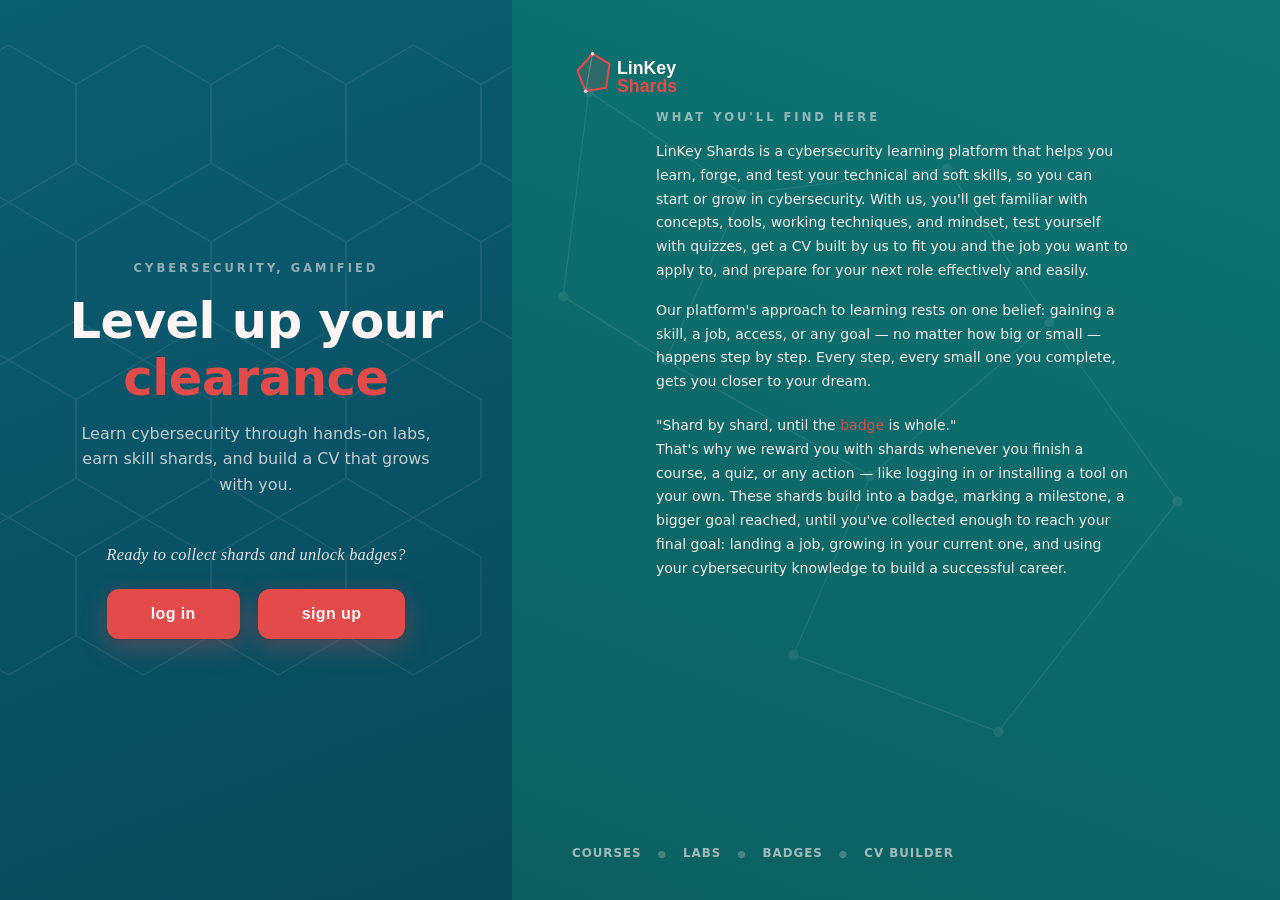
<file: frontend/index.html>
<!DOCTYPE html>
<html lang="en">
<head>
<meta charset="UTF-8">
<title>LinKey Shards</title>
<link rel="stylesheet" href="style.css">
</head>
<body>

  <div class="panel left" id="left">
    <div class="pattern">
      <svg viewBox="0 0 600 800" preserveAspectRatio="xMidYMid slice">
        <!-- hexagon / shard lattice -->
        <g fill="none" stroke="#FFF5F5" stroke-width="1.2">
          <polygon points="80,40 140,75 140,145 80,180 20,145 20,75"/>
          <polygon points="200,40 260,75 260,145 200,180 140,145 140,75"/>
          <polygon points="80,180 140,215 140,285 80,320 20,285 20,215"/>
          <polygon points="200,180 260,215 260,285 200,320 140,285 140,215"/>
          <polygon points="320,40 380,75 380,145 320,180 260,145 260,75"/>
          <polygon points="320,180 380,215 380,285 320,320 260,285 260,215"/>
          <polygon points="80,320 140,355 140,425 80,460 20,425 20,355"/>
          <polygon points="200,320 260,355 260,425 200,460 140,425 140,355"/>
          <polygon points="320,320 380,355 380,425 320,460 260,425 260,355"/>
          <polygon points="440,40 500,75 500,145 440,180 380,145 380,75"/>
          <polygon points="440,180 500,215 500,285 440,320 380,285 380,215"/>
          <polygon points="440,320 500,355 500,425 440,460 380,425 380,355"/>
          <polygon points="560,40 620,75 620,145 560,180 500,145 500,75"/>
          <polygon points="560,180 620,215 620,285 560,320 500,285 500,215"/>
          <polygon points="80,460 140,495 140,565 80,600 20,565 20,495"/>
          <polygon points="200,460 260,495 260,565 200,600 140,565 140,495"/>
          <polygon points="320,460 380,495 380,565 320,600 260,565 260,495"/>
          <polygon points="440,460 500,495 500,565 440,600 380,565 380,495"/>
        </g>
      </svg>
    </div>

    <div class="left-content">
      <div class="eyebrow">Cybersecurity, gamified</div>
      <div class="tagline">Level up your <span class="accent-word">clearance</span></div>
      <div class="sub">Learn cybersecurity through hands-on labs, earn skill shards, and build a CV that grows with you.</div>
      <div class="cta-line">Ready to collect shards and unlock badges?</div>
      <div class="btn-row">
        <button id="btn-login">log in</button>
        <button id="btn-signup">sign up</button>
      </div>
    </div>

  </div>

  <div class="panel right">
    <div class="pattern">
      <svg viewBox="0 0 600 800" preserveAspectRatio="xMidYMid slice">
        <g fill="none" stroke="#FFF5F5" stroke-width="1">
          <!-- network node lines, sparse -->
          <line x1="60" y1="120" x2="180" y2="200"/>
          <line x1="180" y1="200" x2="120" y2="330"/>
          <line x1="180" y1="200" x2="340" y2="180"/>
          <line x1="340" y1="180" x2="420" y2="300"/>
          <line x1="120" y1="330" x2="280" y2="420"/>
          <line x1="280" y1="420" x2="420" y2="300"/>
          <line x1="280" y1="420" x2="220" y2="560"/>
          <line x1="220" y1="560" x2="380" y2="620"/>
          <line x1="420" y1="300" x2="520" y2="440"/>
          <line x1="520" y1="440" x2="380" y2="620"/>
          <line x1="60" y1="120" x2="40" y2="280"/>
          <line x1="40" y1="280" x2="120" y2="330"/>
        </g>
        <g fill="#FFF5F5">
          <circle cx="60" cy="120" r="4"/>
          <circle cx="180" cy="200" r="4"/>
          <circle cx="120" cy="330" r="4"/>
          <circle cx="340" cy="180" r="4"/>
          <circle cx="420" cy="300" r="4"/>
          <circle cx="280" cy="420" r="4"/>
          <circle cx="220" cy="560" r="4"/>
          <circle cx="380" cy="620" r="4"/>
          <circle cx="520" cy="440" r="4"/>
          <circle cx="40" cy="280" r="4"/>
        </g>
      </svg>
    </div>

    <div class="logo-slot">
      <svg width="150" height="82" viewBox="0 0 220 120">
        <polygon points="30,20 55,35 50,70 20,75 8,45" fill="none" stroke="#E24B4A" stroke-width="3" stroke-linejoin="round"/>
        <polygon points="30,20 55,35 50,70 20,75 8,45" fill="#E24B4A" opacity="0.15"/>
        <line x1="30" y1="20" x2="20" y2="75" stroke="#FFF5F5" stroke-width="1" opacity="0.4"/>
        <circle cx="30" cy="20" r="2.5" fill="#FFF5F5" opacity="0.85"/>
        <circle cx="20" cy="75" r="2.5" fill="#FFF5F5" opacity="0.85"/>
        <text x="66" y="50" font-family="Segoe UI, sans-serif" font-size="26" font-weight="800" fill="#FFF5F5">LinKey</text>
        <text x="66" y="76" font-family="Segoe UI, sans-serif" font-size="26" font-weight="800" fill="#E24B4A">Shards</text>
      </svg>
    </div>

    <div class="right-content">
      <div class="right-eyebrow">What you'll find here</div>
      <p>LinKey Shards is a cybersecurity learning platform that helps you learn, forge, and test your technical and soft skills, so you can start or grow in cybersecurity. With us, you'll get familiar with concepts, tools, working techniques, and mindset, test yourself with quizzes, get a CV built by us to fit you and the job you want to apply to, and prepare for your next role effectively and easily.</p>
      <p style="margin-top:16px;">Our platform's approach to learning rests on one belief: gaining a skill, a job, access, or any goal — no matter how big or small — happens step by step. Every step, every small one you complete, gets you closer to your dream.</p>
      <p class="pull-quote" style="margin-top:20px;">"Shard by shard, until the <span class="accent-word">badge</span> is whole."</p>
      <p>That's why we reward you with shards whenever you finish a course, a quiz, or any action — like logging in or installing a tool on your own. These shards build into a badge, marking a milestone, a bigger goal reached, until you've collected enough to reach your final goal: landing a job, growing in your current one, and using your cybersecurity knowledge to build a successful career.</p>
    </div>

    <div class="right-footer">
      <span>Courses</span><span class="dot">●</span>
      <span>Labs</span><span class="dot">●</span>
      <span>Badges</span><span class="dot">●</span>
      <span>CV builder</span>
    </div>
  </div>

  <script src="script.js"></script>
</body>
</html>
</file>
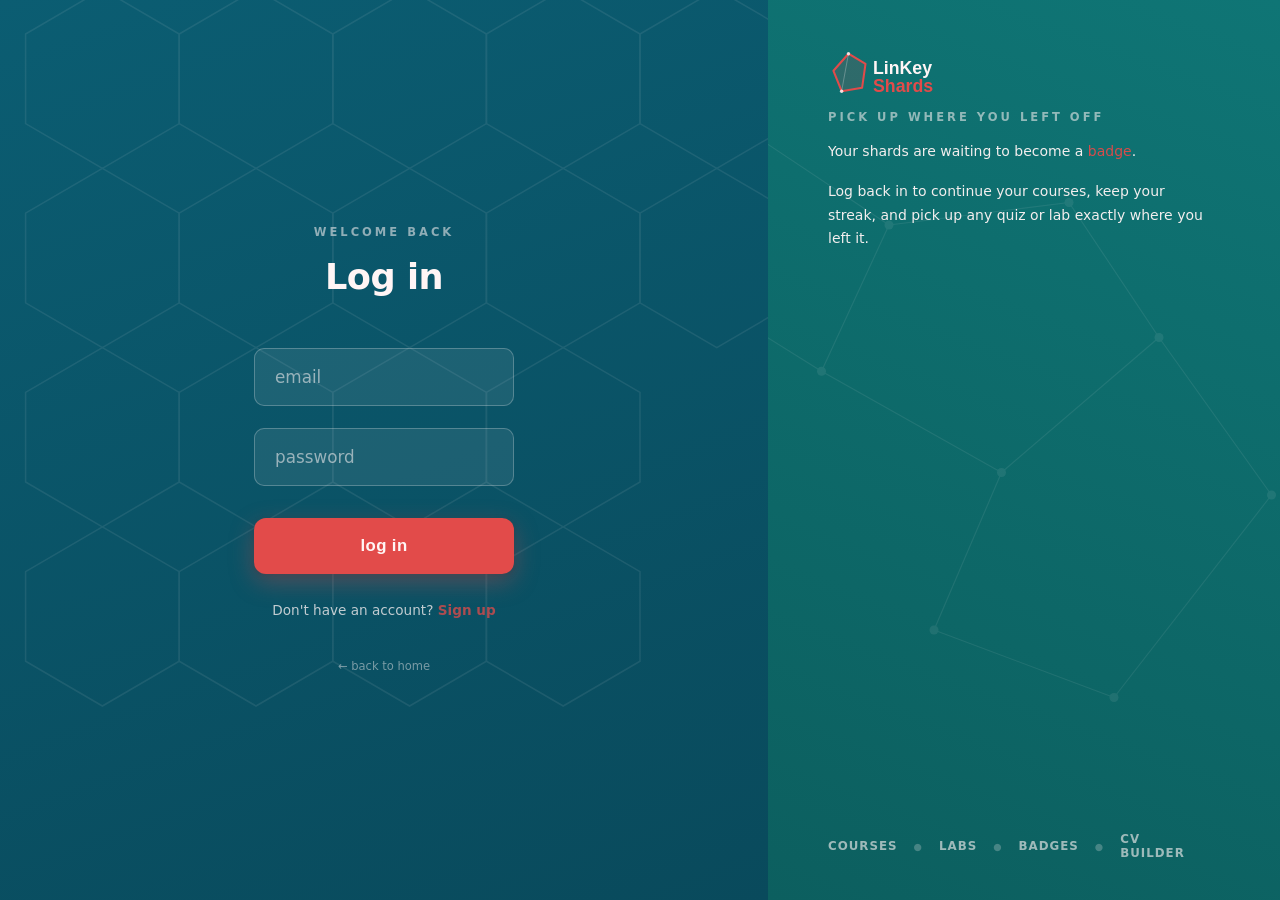
<file: frontend/login.html>
<!DOCTYPE html>
<html lang="en">
<head>
<meta charset="UTF-8">
<title>Log in — LinKey Shards</title>
<link rel="stylesheet" href="style.css">
</head>
<body class="auth-page">

  <div class="panel left">
    <div class="pattern">
      <svg viewBox="0 0 600 800" preserveAspectRatio="xMidYMid slice">
        <g fill="none" stroke="#FFF5F5" stroke-width="1.2">
          <polygon points="80,40 140,75 140,145 80,180 20,145 20,75"/>
          <polygon points="200,40 260,75 260,145 200,180 140,145 140,75"/>
          <polygon points="80,180 140,215 140,285 80,320 20,285 20,215"/>
          <polygon points="200,180 260,215 260,285 200,320 140,285 140,215"/>
          <polygon points="320,40 380,75 380,145 320,180 260,145 260,75"/>
          <polygon points="320,180 380,215 380,285 320,320 260,285 260,215"/>
          <polygon points="80,320 140,355 140,425 80,460 20,425 20,355"/>
          <polygon points="200,320 260,355 260,425 200,460 140,425 140,355"/>
          <polygon points="320,320 380,355 380,425 320,460 260,425 260,355"/>
          <polygon points="440,40 500,75 500,145 440,180 380,145 380,75"/>
          <polygon points="440,180 500,215 500,285 440,320 380,285 380,215"/>
          <polygon points="440,320 500,355 500,425 440,460 380,425 380,355"/>
          <polygon points="560,40 620,75 620,145 560,180 500,145 500,75"/>
          <polygon points="560,180 620,215 620,285 560,320 500,285 500,215"/>
          <polygon points="80,460 140,495 140,565 80,600 20,565 20,495"/>
          <polygon points="200,460 260,495 260,565 200,600 140,565 140,495"/>
          <polygon points="320,460 380,495 380,565 320,600 260,565 260,495"/>
          <polygon points="440,460 500,495 500,565 440,600 380,565 380,495"/>
        </g>
      </svg>
    </div>

    <div class="left-content">
      <div class="eyebrow">Welcome back</div>
      <div class="tagline" style="font-size:2.2rem;">Log in</div>

      <form id="login-form" class="auth-form">
       <input id="login-email" name="email" type="email" placeholder="email" required>
<input id="login-password" name="password" type="password" placeholder="password" required>
        <button type="submit">log in</button>
      </form>
<p id="login-error" style="display:none; color:#F09595; font-size:0.85rem; margin-top:12px;"></p>
      <p class="switch-link">Don't have an account? <a href="signup.html" id="switch-link">Sign up</a></p>
    </div>

    <div class="divider-note"><a href="index.html" class="back-link">← back to home</a></div>
  </div>

  <div class="panel right">
    <div class="pattern">
      <svg viewBox="0 0 600 800" preserveAspectRatio="xMidYMid slice">
        <g fill="none" stroke="#FFF5F5" stroke-width="1">
          <line x1="60" y1="120" x2="180" y2="200"/>
          <line x1="180" y1="200" x2="120" y2="330"/>
          <line x1="180" y1="200" x2="340" y2="180"/>
          <line x1="340" y1="180" x2="420" y2="300"/>
          <line x1="120" y1="330" x2="280" y2="420"/>
          <line x1="280" y1="420" x2="420" y2="300"/>
          <line x1="280" y1="420" x2="220" y2="560"/>
          <line x1="220" y1="560" x2="380" y2="620"/>
          <line x1="420" y1="300" x2="520" y2="440"/>
          <line x1="520" y1="440" x2="380" y2="620"/>
          <line x1="60" y1="120" x2="40" y2="280"/>
          <line x1="40" y1="280" x2="120" y2="330"/>
        </g>
        <g fill="#FFF5F5">
          <circle cx="60" cy="120" r="4"/>
          <circle cx="180" cy="200" r="4"/>
          <circle cx="120" cy="330" r="4"/>
          <circle cx="340" cy="180" r="4"/>
          <circle cx="420" cy="300" r="4"/>
          <circle cx="280" cy="420" r="4"/>
          <circle cx="220" cy="560" r="4"/>
          <circle cx="380" cy="620" r="4"/>
          <circle cx="520" cy="440" r="4"/>
          <circle cx="40" cy="280" r="4"/>
        </g>
      </svg>
    </div>

    <div class="logo-slot">
      <svg width="150" height="82" viewBox="0 0 220 120">
        <polygon points="30,20 55,35 50,70 20,75 8,45" fill="none" stroke="#E24B4A" stroke-width="3" stroke-linejoin="round"/>
        <polygon points="30,20 55,35 50,70 20,75 8,45" fill="#E24B4A" opacity="0.15"/>
        <line x1="30" y1="20" x2="20" y2="75" stroke="#FFF5F5" stroke-width="1" opacity="0.4"/>
        <circle cx="30" cy="20" r="2.5" fill="#FFF5F5" opacity="0.85"/>
        <circle cx="20" cy="75" r="2.5" fill="#FFF5F5" opacity="0.85"/>
        <text x="66" y="50" font-family="Segoe UI, sans-serif" font-size="26" font-weight="800" fill="#FFF5F5">LinKey</text>
        <text x="66" y="76" font-family="Segoe UI, sans-serif" font-size="26" font-weight="800" fill="#E24B4A">Shards</text>
      </svg>
    </div>

    <div class="right-content">
      <div class="right-eyebrow">Pick up where you left off</div>
      <p class="pull-quote">Your shards are waiting to become a <span class="accent-word">badge</span>.</p>
      <p style="margin-top:16px;">Log back in to continue your courses, keep your streak, and pick up any quiz or lab exactly where you left it.</p>
    </div>

    <div class="right-footer">
      <span>Courses</span><span class="dot">●</span>
      <span>Labs</span><span class="dot">●</span>
      <span>Badges</span><span class="dot">●</span>
      <span>CV builder</span>
    </div>
  </div>

  <script src="auth.js"></script>
</body>
</html>
</file>
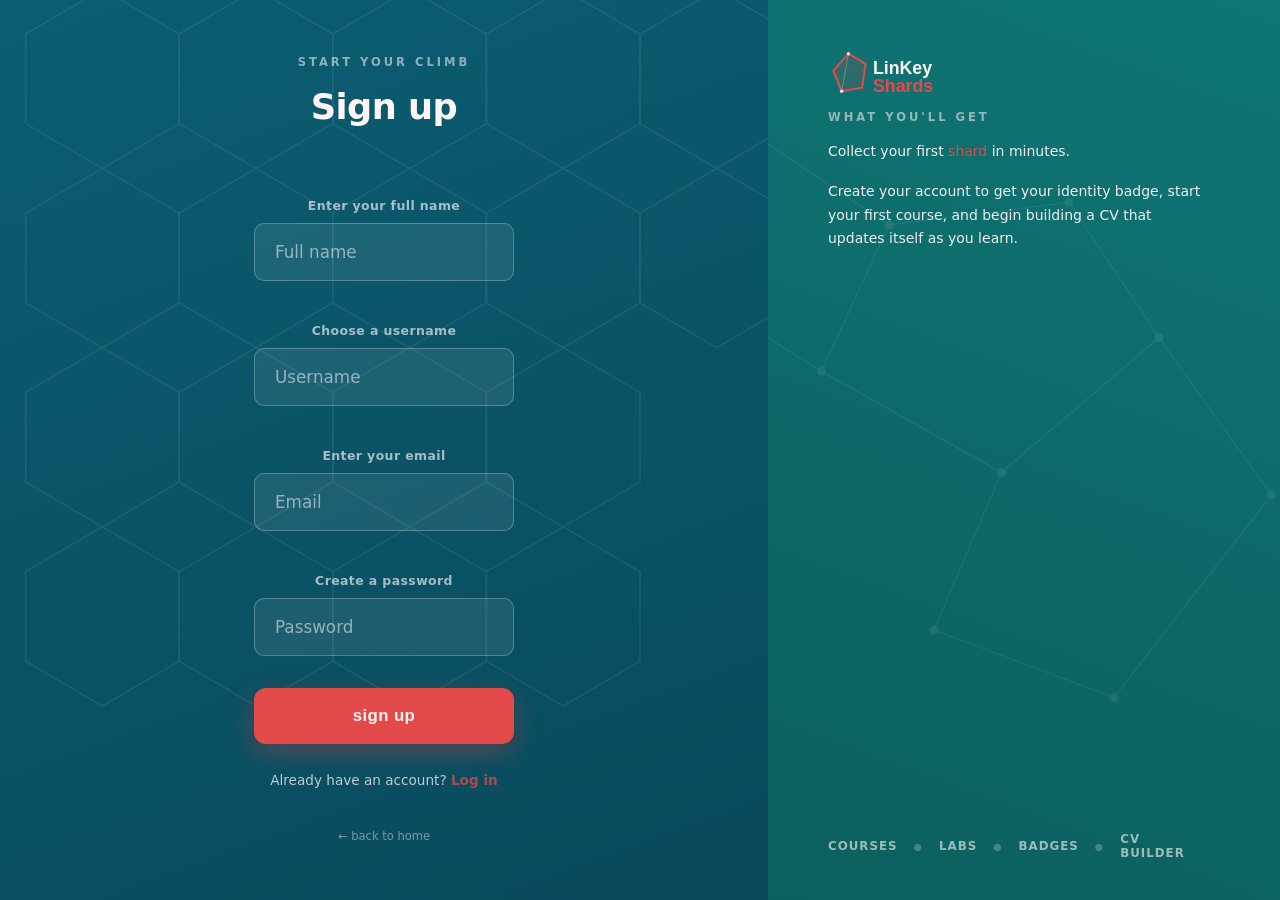
<file: frontend/signup.html>
<!DOCTYPE html>
<html lang="en">
<head>
<meta charset="UTF-8">
<title>Sign up — LinKey Shards</title>
<link rel="stylesheet" href="style.css">
</head>
<body class="auth-page">

  <div class="panel left">
    <div class="pattern">
      <svg viewBox="0 0 600 800" preserveAspectRatio="xMidYMid slice">
        <g fill="none" stroke="#FFF5F5" stroke-width="1.2">
          <polygon points="80,40 140,75 140,145 80,180 20,145 20,75"/>
          <polygon points="200,40 260,75 260,145 200,180 140,145 140,75"/>
          <polygon points="80,180 140,215 140,285 80,320 20,285 20,215"/>
          <polygon points="200,180 260,215 260,285 200,320 140,285 140,215"/>
          <polygon points="320,40 380,75 380,145 320,180 260,145 260,75"/>
          <polygon points="320,180 380,215 380,285 320,320 260,285 260,215"/>
          <polygon points="80,320 140,355 140,425 80,460 20,425 20,355"/>
          <polygon points="200,320 260,355 260,425 200,460 140,425 140,355"/>
          <polygon points="320,320 380,355 380,425 320,460 260,425 260,355"/>
          <polygon points="440,40 500,75 500,145 440,180 380,145 380,75"/>
          <polygon points="440,180 500,215 500,285 440,320 380,285 380,215"/>
          <polygon points="440,320 500,355 500,425 440,460 380,425 380,355"/>
          <polygon points="560,40 620,75 620,145 560,180 500,145 500,75"/>
          <polygon points="560,180 620,215 620,285 560,320 500,285 500,215"/>
          <polygon points="80,460 140,495 140,565 80,600 20,565 20,495"/>
          <polygon points="200,460 260,495 260,565 200,600 140,565 140,495"/>
          <polygon points="320,460 380,495 380,565 320,600 260,565 260,495"/>
          <polygon points="440,460 500,495 500,565 440,600 380,565 380,495"/>
        </g>
      </svg>
    </div>

    <div class="left-content">
      <div class="eyebrow">Start your climb</div>
      <div class="tagline" style="font-size:2.2rem;">Sign up</div>

      <form id="signup-form" class="auth-form">
       <label for="signup-name">Enter your full name</label>
    <input type="text" id="signup-name" name="fullname" placeholder="Full name" required>
     <label for="signup-username">Choose a username</label>
    <input type="text" id="signup-username" name="username" placeholder="Username" required>
       <label for="signup-email">Enter your email</label>
<input type="email" id="signup-email" name="email" placeholder="Email" required>
<label for="signup-password">Create a password</label>
<input type="password" id="signup-password" name="password" placeholder="Password" required>
        <button type="submit">sign up</button>
      </form>
<p id="signup-error" style="display:none; color:#F09595; font-size:0.85rem; margin-top:12px;"></p>
      <p class="switch-link">Already have an account? <a href="login.html" id="switch-link">Log in</a></p>
    </div>

    <div class="divider-note"><a href="index.html" class="back-link">← back to home</a></div>
  </div>

  <div class="panel right">
    <div class="pattern">
      <svg viewBox="0 0 600 800" preserveAspectRatio="xMidYMid slice">
        <g fill="none" stroke="#FFF5F5" stroke-width="1">
          <line x1="60" y1="120" x2="180" y2="200"/>
          <line x1="180" y1="200" x2="120" y2="330"/>
          <line x1="180" y1="200" x2="340" y2="180"/>
          <line x1="340" y1="180" x2="420" y2="300"/>
          <line x1="120" y1="330" x2="280" y2="420"/>
          <line x1="280" y1="420" x2="420" y2="300"/>
          <line x1="280" y1="420" x2="220" y2="560"/>
          <line x1="220" y1="560" x2="380" y2="620"/>
          <line x1="420" y1="300" x2="520" y2="440"/>
          <line x1="520" y1="440" x2="380" y2="620"/>
          <line x1="60" y1="120" x2="40" y2="280"/>
          <line x1="40" y1="280" x2="120" y2="330"/>
        </g>
        <g fill="#FFF5F5">
          <circle cx="60" cy="120" r="4"/>
          <circle cx="180" cy="200" r="4"/>
          <circle cx="120" cy="330" r="4"/>
          <circle cx="340" cy="180" r="4"/>
          <circle cx="420" cy="300" r="4"/>
          <circle cx="280" cy="420" r="4"/>
          <circle cx="220" cy="560" r="4"/>
          <circle cx="380" cy="620" r="4"/>
          <circle cx="520" cy="440" r="4"/>
          <circle cx="40" cy="280" r="4"/>
        </g>
      </svg>
    </div>

    <div class="logo-slot">
      <svg width="150" height="82" viewBox="0 0 220 120">
        <polygon points="30,20 55,35 50,70 20,75 8,45" fill="none" stroke="#E24B4A" stroke-width="3" stroke-linejoin="round"/>
        <polygon points="30,20 55,35 50,70 20,75 8,45" fill="#E24B4A" opacity="0.15"/>
        <line x1="30" y1="20" x2="20" y2="75" stroke="#FFF5F5" stroke-width="1" opacity="0.4"/>
        <circle cx="30" cy="20" r="2.5" fill="#FFF5F5" opacity="0.85"/>
        <circle cx="20" cy="75" r="2.5" fill="#FFF5F5" opacity="0.85"/>
        <text x="66" y="50" font-family="Segoe UI, sans-serif" font-size="26" font-weight="800" fill="#FFF5F5">LinKey</text>
        <text x="66" y="76" font-family="Segoe UI, sans-serif" font-size="26" font-weight="800" fill="#E24B4A">Shards</text>
      </svg>
    </div>

    <div class="right-content">
      <div class="right-eyebrow">What you'll get</div>
      <p class="pull-quote">Collect your first <span class="accent-word">shard</span> in minutes.</p>
      <p style="margin-top:16px;">Create your account to get your identity badge, start your first course, and begin building a CV that updates itself as you learn.</p>
    </div>

    <div class="right-footer">
      <span>Courses</span><span class="dot">●</span>
      <span>Labs</span><span class="dot">●</span>
      <span>Badges</span><span class="dot">●</span>
      <span>CV builder</span>
    </div>
  </div>

  <script src="auth.js"> </script>
<div id="badge-reveal-overlay" class="badge-reveal-overlay">
  <div class="badge-reveal-inner">
    <h2 class="sr-only">Your LinKey Shards member badge assembling from three shard pieces</h2>
    <svg id="badgeSvg" viewBox="0 0 680 440" role="img"> <!-- This reuses the exact clipPath geometry from real_badge_shard_reveal.html-->
      <title>Member badge reveal</title>
      <desc>Grey placeholder card, then a teal member badge assembling from flying shard pieces over its medal and MEMBER text</desc>
      <defs>
        <g id="badgeContent">
          <g transform="translate(94,96)">
            <circle cx="0" cy="0" r="42" fill="#E24B4A" stroke="#FFF5F5" stroke-width="2"/>
            <circle cx="0" cy="0" r="30" fill="none" stroke="#FFF5F5" stroke-width="1.2" opacity="0.75"/>
            <polygon points="0,-16 4.7,-5 16,-5 6.7,2 10,13 0,6 -10,13 -6.7,2 -16,-5 -4.7,-5" fill="#FFF5F5"/>
            <path d="M -20 34 L -8 78 L 0 62 L 8 78 L 20 34 Z" fill="#E24B4A" stroke="#0B5D72" stroke-width="1"/>
          </g>
          <g transform="translate(200,110)">
            <polygon points="20,4 40,15 37,44 15,50 3,30" fill="none" stroke="#E24B4A" stroke-width="2.5" stroke-linejoin="round"/>
            <polygon points="20,4 40,15 37,44 15,50 3,30" fill="#E24B4A" opacity="0.18"/>
            <text x="60" y="30" font-family="Segoe UI, sans-serif" font-size="24" font-weight="800" fill="#FFF5F5">LinKey</text>
            <text x="150" y="30" font-family="Segoe UI, sans-serif" font-size="24" font-weight="800" fill="#E24B4A">Shards</text>
          </g>
          <text x="340" y="255" text-anchor="middle" font-family="Segoe UI, sans-serif" font-size="54" font-weight="800" letter-spacing="10" fill="#FFF5F5">MEMBER</text>
          <line x1="180" y1="285" x2="500" y2="285" stroke="#E24B4A" stroke-width="1.5" opacity="0.6"/>
          <text x="340" y="325" text-anchor="middle" font-family="Segoe UI, sans-serif" font-size="13" font-weight="600" letter-spacing="4" fill="#FFF5F5" opacity="0.6">SHARD BY SHARD, UNTIL WHOLE</text>
        </g>
        <clipPath id="clipBase"><path clip-rule="evenodd" d="M10,10 H670 V430 H10 Z M40,50 L150,40 L165,110 L140,175 L70,170 L30,110 Z M180,195 L270,188 L295,215 L280,272 L195,278 L170,235 Z M400,200 L480,190 L505,220 L495,275 L410,280 L390,235 Z"/></clipPath>
        <clipPath id="clipMedal"><path d="M40,50 L150,40 L165,110 L140,175 L70,170 L30,110 Z"/></clipPath>
        <clipPath id="clipME"><path d="M180,195 L270,188 L295,215 L280,272 L195,278 L170,235 Z"/></clipPath>
        <clipPath id="clipER"><path d="M400,200 L480,190 L505,220 L495,275 L410,280 L390,235 Z"/></clipPath>
      </defs>
      <rect x="10" y="10" width="660" height="420" rx="20" fill="#0F7575" stroke="#E24B4A" stroke-width="2"/>
      <rect class="ph" x="10" y="10" width="660" height="420" rx="20" fill="#5F5E5A"/>
      <g class="base" clip-path="url(#clipBase)"><use href="#badgeContent"/></g>
      <g class="shard shard1" style="--dx:-170px;--dy:-90px;--rot:-30deg" clip-path="url(#clipMedal)">
        <use href="#badgeContent"/>
        <path d="M40,50 L150,40 L165,110 L140,175 L70,170 L30,110 Z" fill="none" stroke="#FFF5F5" stroke-width="1.5" opacity="0.7"/>
      </g>
      <g class="shard shard2" style="--dx:-40px;--dy:-160px;--rot:20deg" clip-path="url(#clipME)">
        <use href="#badgeContent"/>
        <path d="M180,195 L270,188 L295,215 L280,272 L195,278 L170,235 Z" fill="none" stroke="#FFF5F5" stroke-width="1.5" opacity="0.7"/>
      </g>
      <g class="shard shard3" style="--dx:200px;--dy:80px;--rot:-24deg" clip-path="url(#clipER)">
        <use href="#badgeContent"/>
        <path d="M400,200 L480,190 L505,220 L495,275 L410,280 L390,235 Z" fill="none" stroke="#FFF5F5" stroke-width="1.5" opacity="0.7"/>
      </g>
    </svg>
    <p class="badge-reveal-caption">Welcome to LinKey Shards</p>
  </div>
</div>

</body>
</html>
</file>
<file: frontend/style.css>
:root{
  --left-bg:#0B5D72;
  --left-bg-2:#094a5c;
  --right-bg:#0F7575;
  --right-bg-2:#0c5f5f;
  --accent:#E24B4A;
  --accent-hover:#EF5F5E;
  --accent-text:#FFF5F5;
}
*{box-sizing:border-box; margin:0; padding:0;}
body{
  font-family:'Segoe UI', system-ui, sans-serif;
  height:100vh;
  display:flex;
  overflow:hidden;
}
.panel{
  flex:1;
  position:relative;
  display:flex;
  flex-direction:column;
  justify-content:center;
  align-items:center;
  padding:60px;
  overflow:hidden;
}
.left{
  flex:0 0 40%;
  background:linear-gradient(160deg, var(--left-bg) 0%, var(--left-bg-2) 100%);
  color:var(--accent-text);
}
.right{
  flex:0 0 60%;
  background:linear-gradient(200deg, var(--right-bg) 0%, var(--right-bg-2) 100%);
  color:var(--accent-text);
  padding-top:110px;
  padding-bottom:75px;
  justify-content:flex-start;
}

/* login.html / signup.html: form is the primary task, give it more room */
body.auth-page .left{
  flex:0 0 60%;
}
body.auth-page .right{
  flex:0 0 40%;
}

/* --- background pattern: hexagon / shard lattice, very subtle --- */
.pattern{
  position:absolute;
  inset:0;
  opacity:0.08;
  pointer-events:none;
}
.pattern svg{ width:100%; height:100%; }

/* --- content --- */
.left-content{
  position:relative;
  z-index:2;
  display:flex;
  flex-direction:column;
  align-items:center;
  text-align:center;
  max-width:460px;
}

.eyebrow{
  font-size:0.72rem;
  letter-spacing:3px;
  text-transform:uppercase;
  opacity:0.55;
  margin-bottom:18px;
  font-weight:600;
}

.tagline{
  font-size:3.1rem;
  font-weight:800;
  line-height:1.15;
  letter-spacing:-0.5px;
  margin-bottom:14px;

}


.tagline .accent-word{
  color:var(--accent);
}

.sub{
  font-size:1rem;
  font-weight:400;
  opacity:0.75;
  line-height:1.6;
  margin-bottom:48px;
  max-width:360px;
}

.btn-row{
  display:flex;
  gap:18px;
}

button{
  background:var(--accent);
  color:var(--accent-text);
  border:none;
  padding:16px 44px;
  font-size:1rem;
  font-weight:700;
  letter-spacing:0.4px;
  border-radius:12px;
  cursor:pointer;
  box-shadow:0 8px 24px rgba(226,75,74,0.35), 0 2px 6px rgba(0,0,0,0.15);
  transition:transform 0.18s ease, box-shadow 0.18s ease, background 0.18s ease;
}
button:hover{
  background:var(--accent-hover);
  transform:translateY(-2px);
  box-shadow:0 12px 30px rgba(226,75,74,0.45), 0 4px 10px rgba(0,0,0,0.2);
}
button:active{
  transform:translateY(0px);
}

.divider-note{
  position:relative;
  z-index:2;
  margin-top:40px;
  font-size:0.72rem;
  opacity:0.45;
  text-align:center;
  max-width:280px;
  line-height:1.5;
}

.cta-line{
  position:relative;
  z-index:2;
  font-size:1.02rem;
  font-weight:500;
  font-style:italic;
  opacity:0.9;
  margin-bottom:24px;
  text-align:center;
  letter-spacing:0.3px;
  font-family:Georgia, 'Times New Roman', serif;
}

/* --- right panel content --- */
.logo-slot{
  position:absolute;
  top:40px;
  left:60px;
  z-index:2;
}

.right-content{
  position:relative;
  z-index:2;
  max-width:480px;
  max-height:calc(100vh - 185px);
  overflow-y:auto;
  padding-right:8px;
}
.right-content::-webkit-scrollbar{ width:5px; }
.right-content::-webkit-scrollbar-thumb{ background:rgba(255,245,245,0.25); border-radius:4px; }

.right-eyebrow{
  font-size:0.72rem;
  letter-spacing:3px;
  text-transform:uppercase;
  opacity:0.55;
  margin-bottom:16px;
  font-weight:600;
}

.pull-quote{
  font-size:1.3rem;
  font-weight:700;
  line-height:1.4;
  color:var(--accent-text);
}

.pull-quote .accent-word{
  color:var(--accent);
}

.right p{
  font-size:0.875rem;
  line-height:1.7;
  opacity:0.95;
  font-weight:500;
  color:#FFF5F5;
}

.right-footer{
  position:absolute;
  bottom:40px;
  left:60px;
  right:60px;
  z-index:2;
  display:flex;
  align-items:center;
  gap:0;
  font-size:0.74rem;
  font-weight:600;
  letter-spacing:1px;
  text-transform:uppercase;
  opacity:0.6;
}
.right-footer span:not(.dot){
  padding:0 16px;
}
.right-footer span:first-child{
  padding-left:0;
}
.right-footer .dot{
  opacity:0.4;
  font-size:0.6rem;
}

/* --- auth forms (login.html / signup.html) --- */
.auth-form{
  display:flex;
  flex-direction:column;
  gap:22px;
  width:100%;
  max-width:420px;
  margin-top:36px;
 
}
.auth-form input{
  background:rgba(255,245,245,0.08);
  border:1px solid rgba(255,245,245,0.25);
  color:var(--accent-text);
  padding:18px 20px;
  border-radius:10px;
  font-size:1.05rem;
  font-family:inherit;
  
}
.auth-form input::placeholder{
  color:rgba(255,245,245,0.55);
}
.auth-form input:focus{
  outline:none;
  border-color:var(--accent);
}
.auth-form button{
  margin-top:10px;
  width:100%;
  padding:18px 44px;
  font-size:1.05rem;
}

.switch-link{
  position:relative;
  z-index:2;
  margin-top:28px;
  font-size:0.85rem;
  opacity:0.75;
  text-align:center;
}
.switch-link a{
  color:var(--accent);
  font-weight:700;
  text-decoration:none;
}
.switch-link a:hover{
  text-decoration:underline;
}

.back-link{
  color:inherit;
  text-decoration:none;
}
.back-link:hover{
  text-decoration:underline;
}
.auth-form label{
  font-size:0.78rem;
  font-weight:600;
  letter-spacing:0.4px;
  opacity:0.65;
  margin-top:20px;
  margin-bottom:-12px;
  /* pulls label closer to its own input, breaking the uniform gap */
}
.badge-reveal-overlay{
  position:fixed;
  inset:0;
  background:rgba(11,93,114,0.94);
display: none;
  align-items:center;
  justify-content:center;
  z-index:999;
  padding:40px;
}
.badge-reveal-overlay.active{ display:flex; }
.badge-reveal-inner{ width:100%; max-width:600px; }
.badge-reveal-inner svg{ width:100%; height:auto; display:block; }
.badge-reveal-caption{
  text-align:center;
  margin-top:20px;
  color:#FFF5F5;
  font-size:1.1rem;
  font-weight:600;
  letter-spacing:0.5px;
  opacity:0;
  animation:capFadeIn .6s ease forwards;
  animation-delay:2.4s;
}
@keyframes capFadeIn{ to{ opacity:0.9; } }

.ph{ animation:fadeOut .5s ease forwards; animation-delay:.6s; }
.base{ opacity:0; animation:fadeIn .6s ease forwards; animation-delay:.9s; }
.shard{
  opacity:0;
  transform-box:fill-box;
  transform-origin:center;
  transform:translate(var(--dx),var(--dy)) rotate(var(--rot)) scale(.4);
}
.play .shard1{ animation:land .6s cubic-bezier(.3,1.4,.6,1) forwards; animation-delay:1.3s; }
.play .shard2{ animation:land .6s cubic-bezier(.3,1.4,.6,1) forwards; animation-delay:1.7s; }
.play .shard3{ animation:land .6s cubic-bezier(.3,1.4,.6,1) forwards; animation-delay:2.1s; }
@keyframes fadeOut{ to{ opacity:0; } }
@keyframes fadeIn{ to{ opacity:1; } }
@keyframes land{ to{ opacity:1; transform:translate(0,0) rotate(0) scale(1); } }

body.page-fade-out{
  opacity:0;
  transition:opacity 400ms ease;
}
</file>
